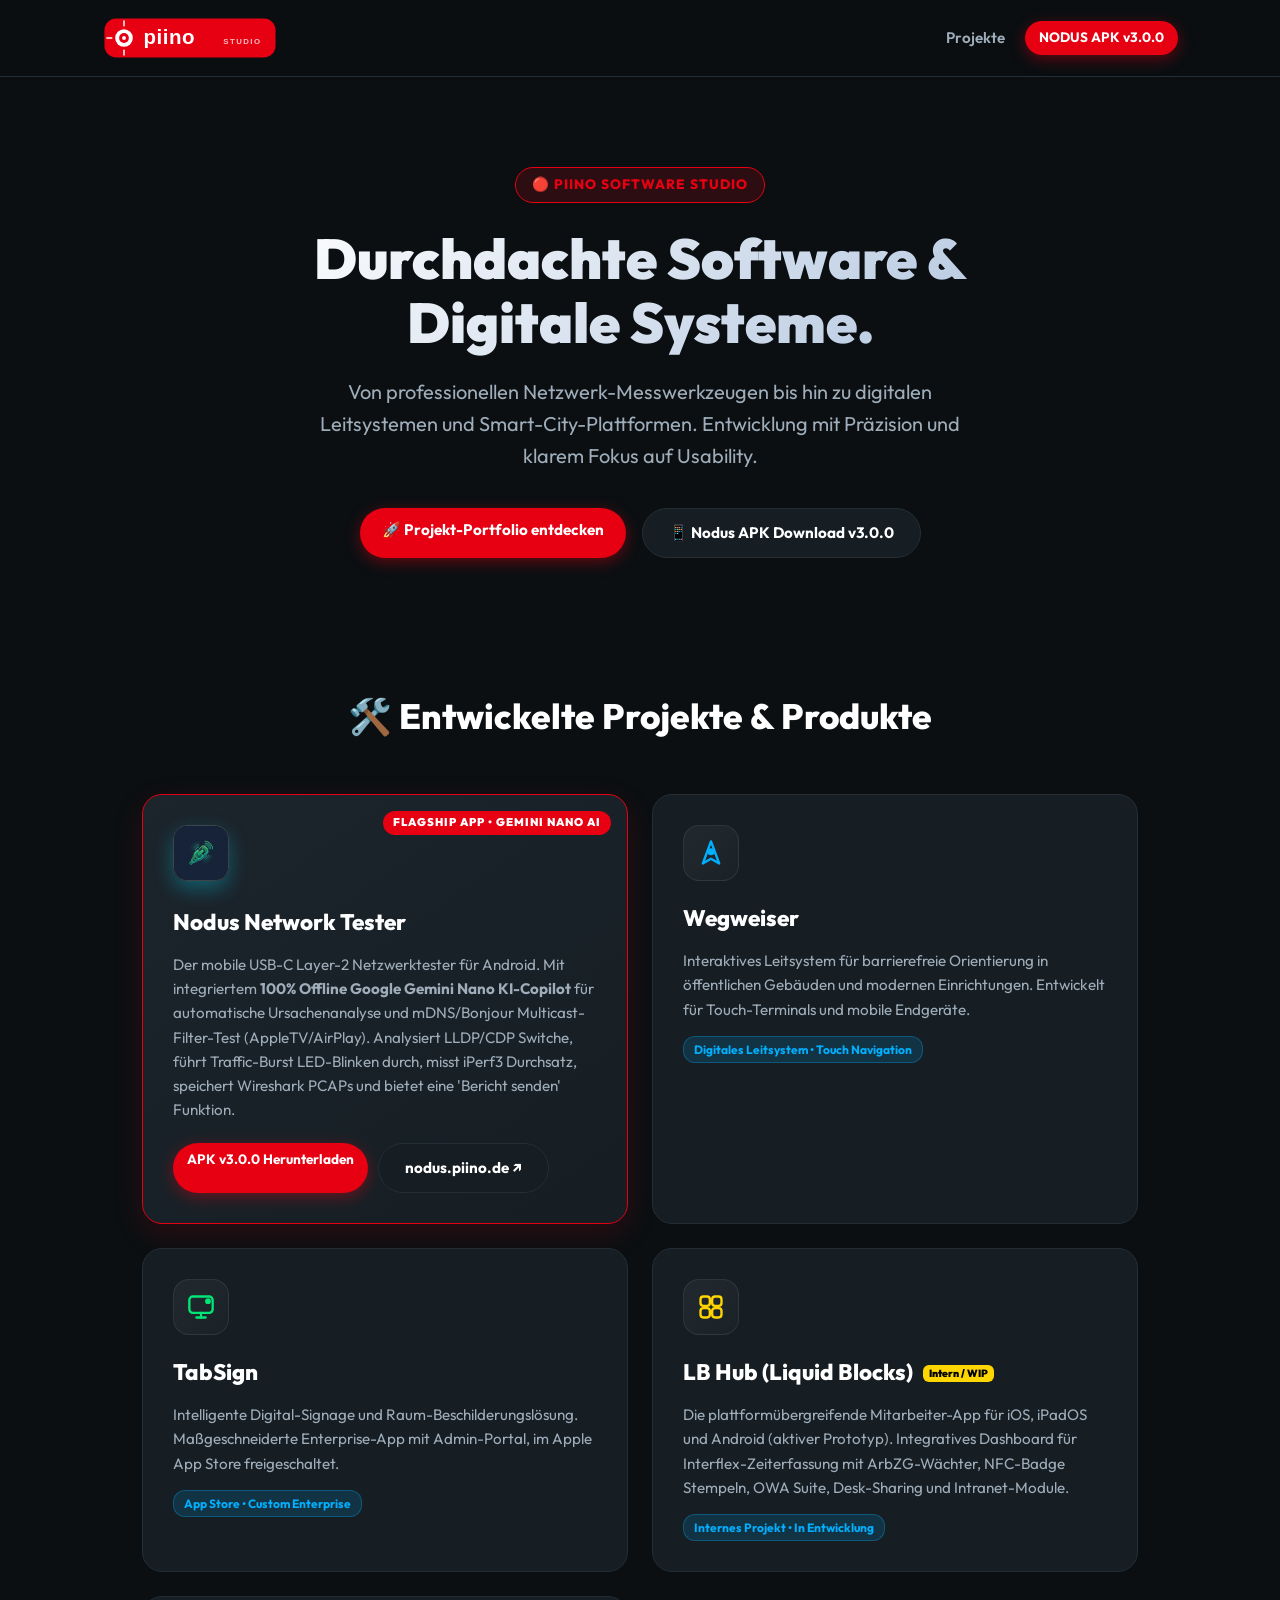
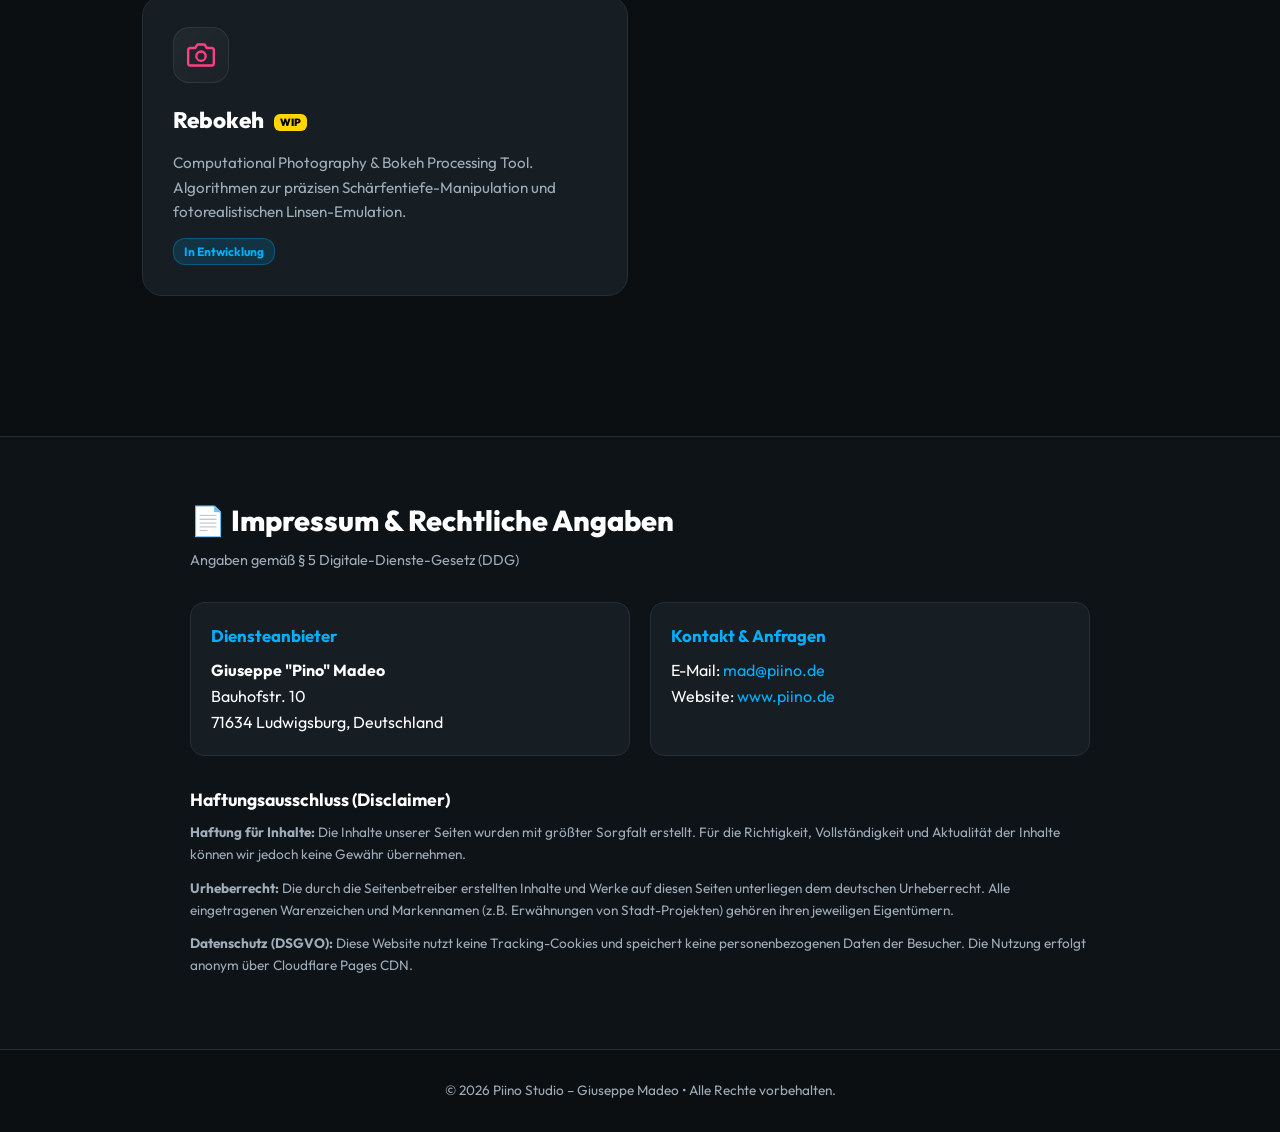
<file: index.html>
<!DOCTYPE html>
<html lang="de">
<head>
  <meta charset="UTF-8">
  <meta name="viewport" content="width=device-width, initial-scale=1.0">
  <title>Piino Studio - Software & Digitale Lösungen</title>
  <meta name="description" content="Piino Studio entwickelt innovative Softwarelösungen: Nodus Netzwerktester, Wegweiser, TabSign und digitale Plattformen.">
  <link rel="preconnect" href="https://fonts.googleapis.com">
  <link rel="preconnect" href="https://fonts.gstatic.com" crossorigin>
  <link href="https://fonts.googleapis.com/css2?family=Outfit:wght@400;600;800;900&display=swap" rel="stylesheet">
  <link rel="icon" type="image/png" href="nodus-app-icon.png">
  <link rel="apple-touch-icon" href="nodus-app-icon.png">
  <link rel="stylesheet" href="styles.css">
</head>
<body>

  <!-- Navbar -->
  <nav class="navbar">
    <a href="#" class="nav-brand">
      <img src="piino-logo-legal.svg" alt="Piino Studio Logo" class="nav-logo-svg">
    </a>    <div class="nav-links">
      <a href="#projekte" class="nav-link">Projekte</a>
      <a href="downloads/Nodus_v3.0.0_PRO.apk" download class="btn-primary btn-sm">NODUS APK v3.0.0</a>
    </div>
  </nav>

  <!-- Hero Section -->
  <section class="hero">
    <div class="badge-nintendo">🔴 PIINO SOFTWARE STUDIO</div>
    <h1>Durchdachte Software & Digitale Systeme.</h1>
    <p>Von professionellen Netzwerk-Messwerkzeugen bis hin zu digitalen Leitsystemen und Smart-City-Plattformen. Entwicklung mit Präzision und klarem Fokus auf Usability.</p>
    
    <div class="hero-actions">
      <a href="#projekte" class="btn-primary">🚀 Projekt-Portfolio entdecken</a>
      <a href="downloads/Nodus_v3.0.0_PRO.apk" download class="btn-secondary">📱 Nodus APK Download v3.0.0</a>
    </div>
  </section>

  <!-- Projects Showcase Section -->
  <section id="projekte" class="features">
    <h2 class="section-title">🛠️ Entwickelte Projekte & Produkte</h2>
    
    <div class="grid">
      <!-- Nodus (Flagship) -->
      <div class="card card-featured">
        <div class="card-badge">FLAGSHIP APP &bull; GEMINI NANO AI</div>
        <div style="margin-bottom: 16px;">
          <img src="nodus-app-icon.png" alt="Nodus App Icon" style="width: 56px; height: 56px; border-radius: 14px; box-shadow: 0 8px 20px rgba(0, 225, 255, 0.3); border: 1px solid rgba(255, 255, 255, 0.15);">
        </div>
        <h3>Nodus Network Tester</h3>
        <p>Der mobile USB-C Layer-2 Netzwerktester für Android. Mit integriertem <strong>100% Offline Google Gemini Nano KI-Copilot</strong> für automatische Ursachenanalyse und mDNS/Bonjour Multicast-Filter-Test (AppleTV/AirPlay). Analysiert LLDP/CDP Switche, führt Traffic-Burst LED-Blinken durch, misst iPerf3 Durchsatz, speichert Wireshark PCAPs und bietet eine 'Bericht senden' Funktion.</p>
        <div class="card-actions">
          <a href="downloads/Nodus_v3.0.0_PRO.apk" download class="btn-primary btn-sm">APK v3.0.0 Herunterladen</a>
          <a href="https://nodus.piino.de" target="_blank" class="btn-secondary btn-sm">nodus.piino.de ↗</a>
        </div>

      </div>

      <!-- Wegweiser -->
      <div class="card">
        <div class="card-icon-svg">
          <svg xmlns="http://www.w3.org/2000/svg" viewBox="0 0 24 24" fill="none" stroke="#00B0FF" stroke-width="2" stroke-linecap="round" stroke-linejoin="round">
            <polygon points="12 2 19 21 12 17 5 21 12 2"/>
            <circle cx="12" cy="11" r="2" fill="#00B0FF"/>
          </svg>
        </div>
        <h3>Wegweiser</h3>
        <p>Interaktives Leitsystem für barrierefreie Orientierung in öffentlichen Gebäuden und modernen Einrichtungen. Entwickelt für Touch-Terminals und mobile Endgeräte.</p>
        <div class="card-tag">Digitales Leitsystem &bull; Touch Navigation</div>
      </div>

      <!-- TabSign -->
      <div class="card">
        <div class="card-icon-svg">
          <svg xmlns="http://www.w3.org/2000/svg" viewBox="0 0 24 24" fill="none" stroke="#00E676" stroke-width="2" stroke-linecap="round" stroke-linejoin="round">
            <rect x="2" y="3" width="20" height="14" rx="3"/>
            <line x1="8" y1="21" x2="16" y2="21"/>
            <line x1="12" y1="17" x2="12" y2="21"/>
            <circle cx="18" cy="7" r="1.5" fill="#00E676"/>
          </svg>
        </div>
        <h3>TabSign</h3>
        <p>Intelligente Digital-Signage und Raum-Beschilderungslösung. Maßgeschneiderte Enterprise-App mit Admin-Portal, im Apple App Store freigeschaltet.</p>
        <div class="card-tag">App Store &bull; Custom Enterprise</div>
      </div>

      <!-- LB Hub (Liquid Blocks) -->
      <div class="card">
        <div class="card-icon-svg">
          <svg xmlns="http://www.w3.org/2000/svg" viewBox="0 0 24 24" fill="none" stroke="#FFD600" stroke-width="2" stroke-linecap="round" stroke-linejoin="round">
            <rect x="3" y="3" width="8" height="8" rx="2.5"/>
            <rect x="13" y="3" width="8" height="8" rx="2.5"/>
            <rect x="3" y="13" width="8" height="8" rx="2.5"/>
            <rect x="13" y="13" width="8" height="8" rx="2.5"/>
          </svg>
        </div>
        <h3>LB Hub (Liquid Blocks) <span class="wip-badge">Intern / WIP</span></h3>
        <p>Die plattformübergreifende Mitarbeiter-App für iOS, iPadOS und Android (aktiver Prototyp). Integratives Dashboard für Interflex-Zeiterfassung mit ArbZG-Wächter, NFC-Badge Stempeln, OWA Suite, Desk-Sharing und Intranet-Module.</p>
        <div class="card-tag">Internes Projekt &bull; In Entwicklung</div>
      </div>


      <!-- Rebokeh (WIP) -->
      <div class="card">
        <div class="card-icon-svg">
          <svg xmlns="http://www.w3.org/2000/svg" viewBox="0 0 24 24" fill="none" stroke="#FF4081" stroke-width="2" stroke-linecap="round" stroke-linejoin="round">
            <path d="M23 19a2 2 0 0 1-2 2H3a2 2 0 0 1-2-2V8a2 2 0 0 1 2-2h4l2-3h6l2 3h4a2 2 0 0 1 2 2z"/>
            <circle cx="12" cy="13" r="4"/>
          </svg>
        </div>
        <h3>Rebokeh <span class="wip-badge">WIP</span></h3>
        <p>Computational Photography & Bokeh Processing Tool. Algorithmen zur präzisen Schärfentiefe-Manipulation und fotorealistischen Linsen-Emulation.</p>
        <div class="card-tag">In Entwicklung</div>
      </div>
    </div>
  </section>

  <!-- Legal Impressum & Privacy Section -->
  <section id="impressum" class="impressum-section">
    <div class="impressum-container">
      <h2>📄 Impressum & Rechtliche Angaben</h2>
      <p class="impressum-subtitle">Angaben gemäß § 5 Digitale-Dienste-Gesetz (DDG)</p>

      <div class="impressum-grid">
        <div class="impressum-block">
          <h4>Diensteanbieter</h4>
          <p><strong>Giuseppe "Pino" Madeo</strong><br>
          Bauhofstr. 10<br>
          71634 Ludwigsburg, Deutschland</p>
        </div>

        <div class="impressum-block">
          <h4>Kontakt & Anfragen</h4>
          <p>E-Mail: <a href="mailto:mad@piino.de">mad@piino.de</a><br>
          Website: <a href="https://www.piino.de">www.piino.de</a></p>
        </div>
      </div>

      <div class="impressum-legal-text">
        <h4>Haftungsausschluss (Disclaimer)</h4>
        <p><strong>Haftung für Inhalte:</strong> Die Inhalte unserer Seiten wurden mit größter Sorgfalt erstellt. Für die Richtigkeit, Vollständigkeit und Aktualität der Inhalte können wir jedoch keine Gewähr übernehmen.</p>
        <p><strong>Urheberrecht:</strong> Die durch die Seitenbetreiber erstellten Inhalte und Werke auf diesen Seiten unterliegen dem deutschen Urheberrecht. Alle eingetragenen Warenzeichen und Markennamen (z.B. Erwähnungen von Stadt-Projekten) gehören ihren jeweiligen Eigentümern.</p>
        <p><strong>Datenschutz (DSGVO):</strong> Diese Website nutzt keine Tracking-Cookies und speichert keine personenbezogenen Daten der Besucher. Die Nutzung erfolgt anonym über Cloudflare Pages CDN.</p>
      </div>
    </div>
  </section>

  <!-- Footer -->
  <footer>
    <p>&copy; 2026 Piino Studio – Giuseppe Madeo &bull; Alle Rechte vorbehalten.</p>
  </footer>

  <script>
    // Subdomain routing: If entered via nodus.piino.de, load dedicated Nodus Landing Page nodus.html
    if (window.location.hostname.startsWith('nodus.')) {
      window.location.replace('nodus.html');
    }
  </script>
</body>
</html>
</file>
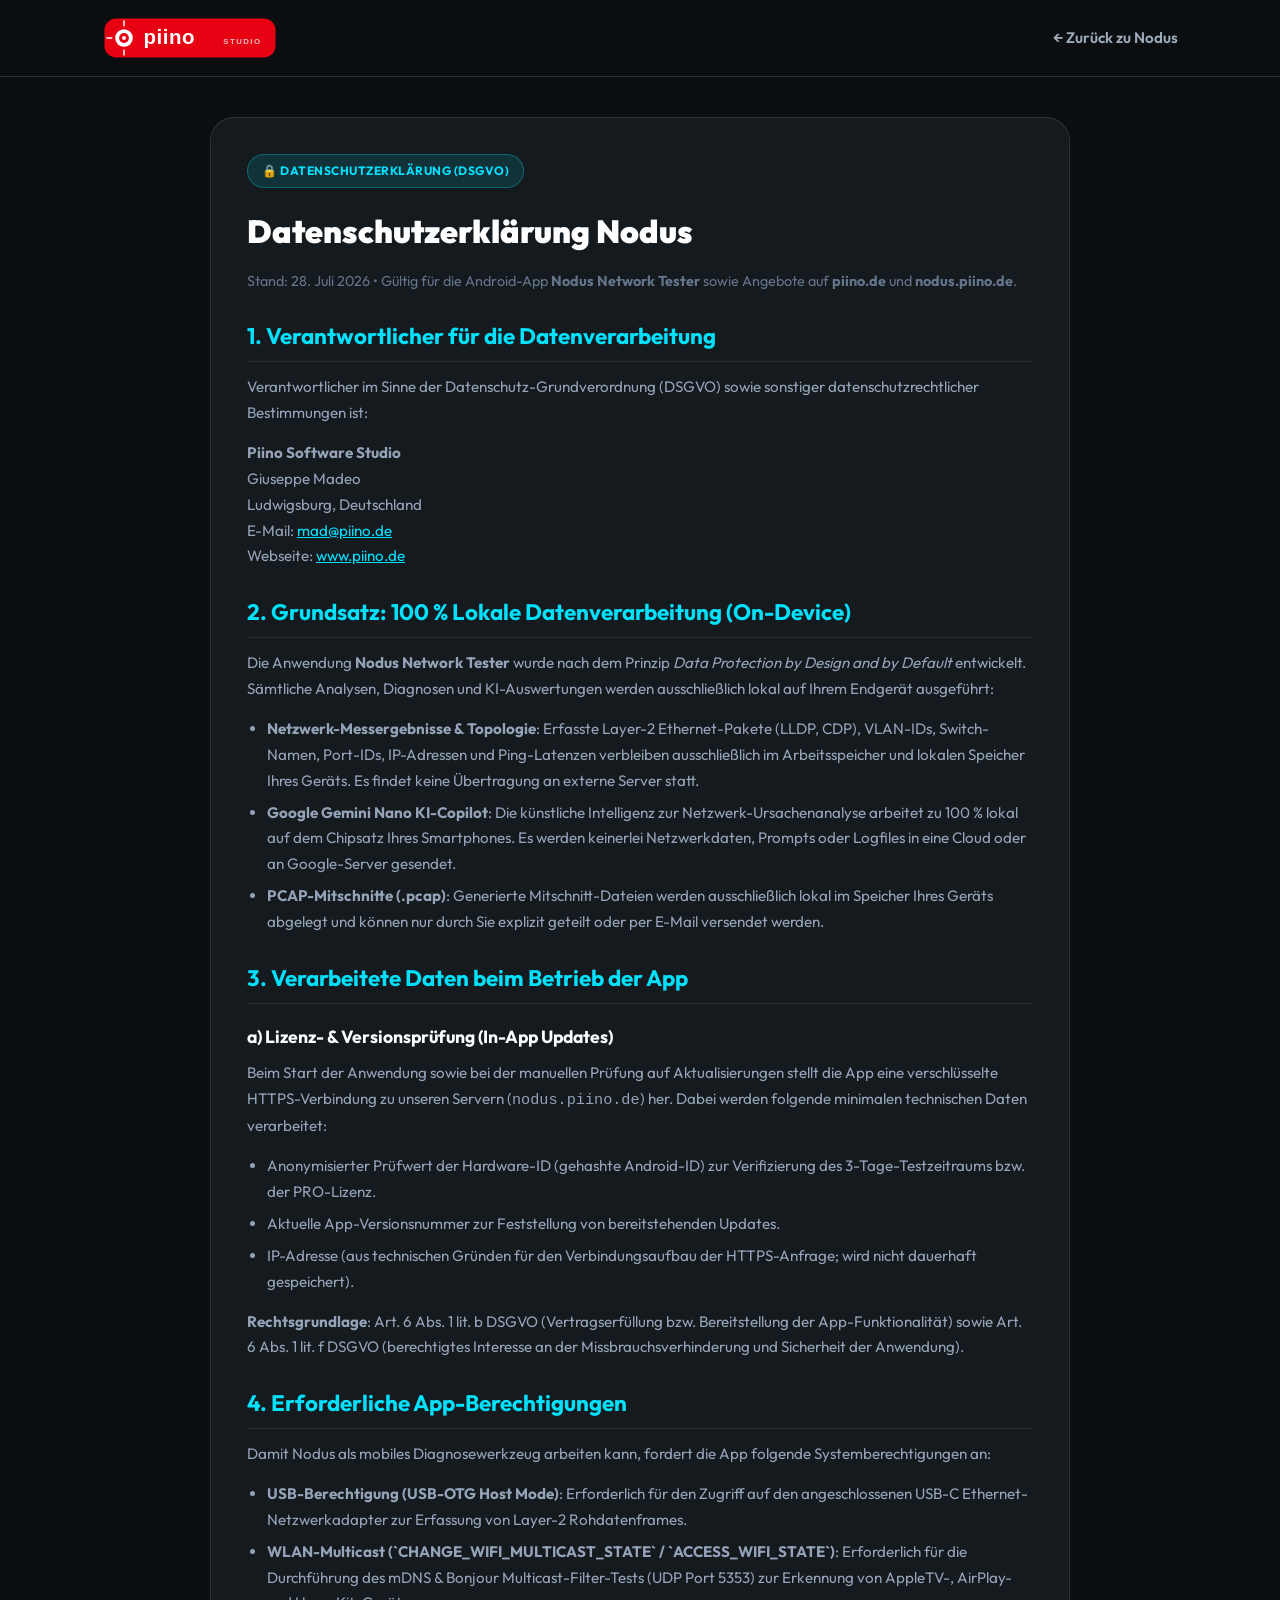
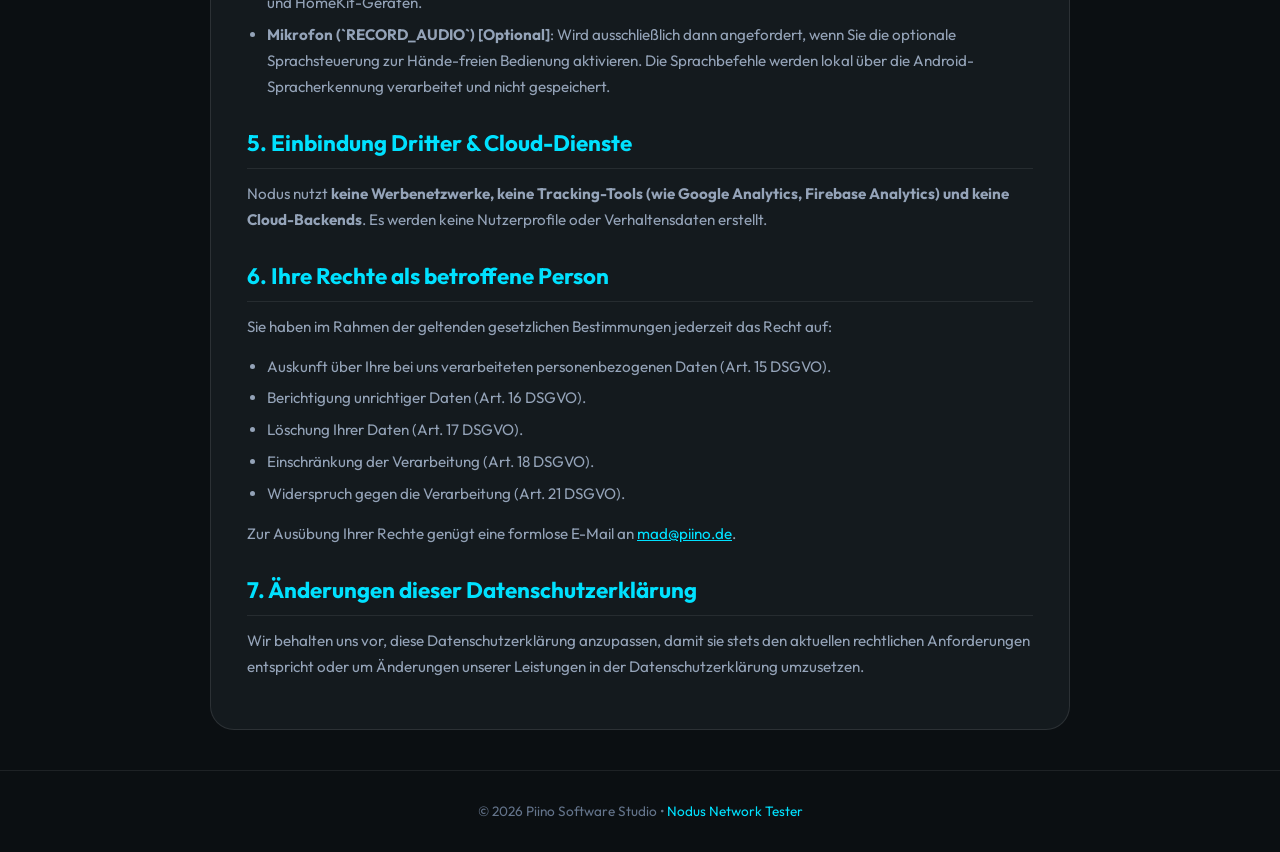
<file: datenschutz.html>
<!DOCTYPE html>
<html lang="de">
<head>
  <meta charset="UTF-8">
  <meta name="viewport" content="width=device-width, initial-scale=1.0">
  <title>Datenschutzerklärung &ndash; Nodus Network Tester &bull; Piino Studio</title>
  <meta name="description" content="Datenschutzerklärung für die Android-App Nodus Network Tester von Piino Studio (Giuseppe Madeo). Information gemäß DSGVO.">
  <link rel="preconnect" href="https://fonts.googleapis.com">
  <link rel="preconnect" href="https://fonts.gstatic.com" crossorigin>
  <link href="https://fonts.googleapis.com/css2?family=Outfit:wght@400;600;800;900&display=swap" rel="stylesheet">
  <link rel="stylesheet" href="styles.css">
  <style>
    .legal-container {
      max-width: 900px;
      margin: 40px auto;
      padding: 0 20px;
      line-height: 1.7;
    }
    .legal-card {
      background: #141A1E;
      border: 1px solid rgba(255, 255, 255, 0.1);
      border-radius: 24px;
      padding: 36px;
      margin-bottom: 30px;
    }
    .legal-card h2 {
      color: #00E1FF;
      font-size: 1.4rem;
      margin-top: 24px;
      margin-bottom: 12px;
      border-bottom: 1px solid rgba(255, 255, 255, 0.08);
      padding-bottom: 6px;
    }
    .legal-card h3 {
      color: #FFFFFF;
      font-size: 1.1rem;
      margin-top: 18px;
      margin-bottom: 8px;
    }
    .legal-card p, .legal-card ul {
      color: #94A3B8;
      font-size: 0.95rem;
      margin-bottom: 14px;
    }
    .legal-card ul {
      padding-left: 20px;
    }
    .legal-card li {
      margin-bottom: 6px;
    }
    .badge-privacy {
      display: inline-flex;
      align-items: center;
      gap: 6px;
      background: rgba(0, 225, 255, 0.12);
      color: #00E1FF;
      border: 1px solid rgba(0, 225, 255, 0.3);
      padding: 6px 14px;
      border-radius: 999px;
      font-size: 12px;
      font-weight: 700;
      letter-spacing: 0.5px;
      text-transform: uppercase;
      margin-bottom: 16px;
    }
  </style>
</head>
<body>

  <!-- Navbar -->
  <nav class="navbar">
    <a href="https://nodus.piino.de" class="nav-brand">
      <img src="piino-logo-legal.svg" alt="Piino Studio Logo" class="nav-logo-svg">
    </a>
    <div class="nav-links">
      <a href="https://nodus.piino.de" class="nav-link">&larr; Zurück zu Nodus</a>
    </div>
  </nav>

  <div class="legal-container">
    <div class="legal-card">
      <div class="badge-privacy">🔒 DATENSCHUTZERKLÄRUNG (DSGVO)</div>
      <h1 style="color: #FFFFFF; font-size: 2rem; font-weight: 900; margin-bottom: 10px;">Datenschutzerklärung Nodus</h1>
      <p style="color: #64748B; font-size: 0.9rem;">Stand: 28. Juli 2026 &bull; Gültig für die Android-App <strong>Nodus Network Tester</strong> sowie Angebote auf <strong>piino.de</strong> und <strong>nodus.piino.de</strong>.</p>

      <h2>1. Verantwortlicher für die Datenverarbeitung</h2>
      <p>Verantwortlicher im Sinne der Datenschutz-Grundverordnung (DSGVO) sowie sonstiger datenschutzrechtlicher Bestimmungen ist:</p>
      <p>
        <strong>Piino Software Studio</strong><br>
        Giuseppe Madeo<br>
        Ludwigsburg, Deutschland<br>
        E-Mail: <a href="mailto:mad@piino.de" style="color: #00E1FF;">mad@piino.de</a><br>
        Webseite: <a href="https://www.piino.de" target="_blank" style="color: #00E1FF;">www.piino.de</a>
      </p>

      <h2>2. Grundsatz: 100 % Lokale Datenverarbeitung (On-Device)</h2>
      <p>Die Anwendung <strong>Nodus Network Tester</strong> wurde nach dem Prinzip <em>Data Protection by Design and by Default</em> entwickelt. Sämtliche Analysen, Diagnosen und KI-Auswertungen werden ausschließlich lokal auf Ihrem Endgerät ausgeführt:</p>
      <ul>
        <li><strong>Netzwerk-Messergebnisse & Topologie</strong>: Erfasste Layer-2 Ethernet-Pakete (LLDP, CDP), VLAN-IDs, Switch-Namen, Port-IDs, IP-Adressen und Ping-Latenzen verbleiben ausschließlich im Arbeitsspeicher und lokalen Speicher Ihres Geräts. Es findet keine Übertragung an externe Server statt.</li>
        <li><strong>Google Gemini Nano KI-Copilot</strong>: Die künstliche Intelligenz zur Netzwerk-Ursachenanalyse arbeitet zu 100 % lokal auf dem Chipsatz Ihres Smartphones. Es werden keinerlei Netzwerkdaten, Prompts oder Logfiles in eine Cloud oder an Google-Server gesendet.</li>
        <li><strong>PCAP-Mitschnitte (.pcap)</strong>: Generierte Mitschnitt-Dateien werden ausschließlich lokal im Speicher Ihres Geräts abgelegt und können nur durch Sie explizit geteilt oder per E-Mail versendet werden.</li>
      </ul>

      <h2>3. Verarbeitete Daten beim Betrieb der App</h2>
      
      <h3>a) Lizenz- & Versionsprüfung (In-App Updates)</h3>
      <p>Beim Start der Anwendung sowie bei der manuellen Prüfung auf Aktualisierungen stellt die App eine verschlüsselte HTTPS-Verbindung zu unseren Servern (<code>nodus.piino.de</code>) her. Dabei werden folgende minimalen technischen Daten verarbeitet:</p>
      <ul>
        <li>Anonymisierter Prüfwert der Hardware-ID (gehashte Android-ID) zur Verifizierung des 3-Tage-Testzeitraums bzw. der PRO-Lizenz.</li>
        <li>Aktuelle App-Versionsnummer zur Feststellung von bereitstehenden Updates.</li>
        <li>IP-Adresse (aus technischen Gründen für den Verbindungsaufbau der HTTPS-Anfrage; wird nicht dauerhaft gespeichert).</li>
      </ul>
      <p><strong>Rechtsgrundlage</strong>: Art. 6 Abs. 1 lit. b DSGVO (Vertragserfüllung bzw. Bereitstellung der App-Funktionalität) sowie Art. 6 Abs. 1 lit. f DSGVO (berechtigtes Interesse an der Missbrauchsverhinderung und Sicherheit der Anwendung).</p>

      <h2>4. Erforderliche App-Berechtigungen</h2>
      <p>Damit Nodus als mobiles Diagnosewerkzeug arbeiten kann, fordert die App folgende Systemberechtigungen an:</p>
      <ul>
        <li><strong>USB-Berechtigung (USB-OTG Host Mode)</strong>: Erforderlich für den Zugriff auf den angeschlossenen USB-C Ethernet-Netzwerkadapter zur Erfassung von Layer-2 Rohdatenframes.</li>
        <li><strong>WLAN-Multicast (`CHANGE_WIFI_MULTICAST_STATE` / `ACCESS_WIFI_STATE`)</strong>: Erforderlich für die Durchführung des mDNS & Bonjour Multicast-Filter-Tests (UDP Port 5353) zur Erkennung von AppleTV-, AirPlay- und HomeKit-Geräten.</li>
        <li><strong>Mikrofon (`RECORD_AUDIO`) [Optional]</strong>: Wird ausschließlich dann angefordert, wenn Sie die optionale Sprachsteuerung zur Hände-freien Bedienung aktivieren. Die Sprachbefehle werden lokal über die Android-Spracherkennung verarbeitet und nicht gespeichert.</li>
      </ul>

      <h2>5. Einbindung Dritter & Cloud-Dienste</h2>
      <p>Nodus nutzt <strong>keine Werbenetzwerke, keine Tracking-Tools (wie Google Analytics, Firebase Analytics) und keine Cloud-Backends</strong>. Es werden keine Nutzerprofile oder Verhaltensdaten erstellt.</p>

      <h2>6. Ihre Rechte als betroffene Person</h2>
      <p>Sie haben im Rahmen der geltenden gesetzlichen Bestimmungen jederzeit das Recht auf:</p>
      <ul>
        <li>Auskunft über Ihre bei uns verarbeiteten personenbezogenen Daten (Art. 15 DSGVO).</li>
        <li>Berichtigung unrichtiger Daten (Art. 16 DSGVO).</li>
        <li>Löschung Ihrer Daten (Art. 17 DSGVO).</li>
        <li>Einschränkung der Verarbeitung (Art. 18 DSGVO).</li>
        <li>Widerspruch gegen die Verarbeitung (Art. 21 DSGVO).</li>
      </ul>
      <p>Zur Ausübung Ihrer Rechte genügt eine formlose E-Mail an <a href="mailto:mad@piino.de" style="color: #00E1FF;">mad@piino.de</a>.</p>

      <h2>7. Änderungen dieser Datenschutzerklärung</h2>
      <p>Wir behalten uns vor, diese Datenschutzerklärung anzupassen, damit sie stets den aktuellen rechtlichen Anforderungen entspricht oder um Änderungen unserer Leistungen in der Datenschutzerklärung umzusetzen.</p>
    </div>
  </div>

  <!-- Footer -->
  <footer style="text-align: center; padding: 30px; color: #64748B; font-size: 0.85rem; border-top: 1px solid rgba(255, 255, 255, 0.08);">
    &copy; 2026 Piino Software Studio &bull; <a href="https://nodus.piino.de" style="color: #00E1FF; text-decoration: none;">Nodus Network Tester</a>
  </footer>

</body>
</html>
</file>
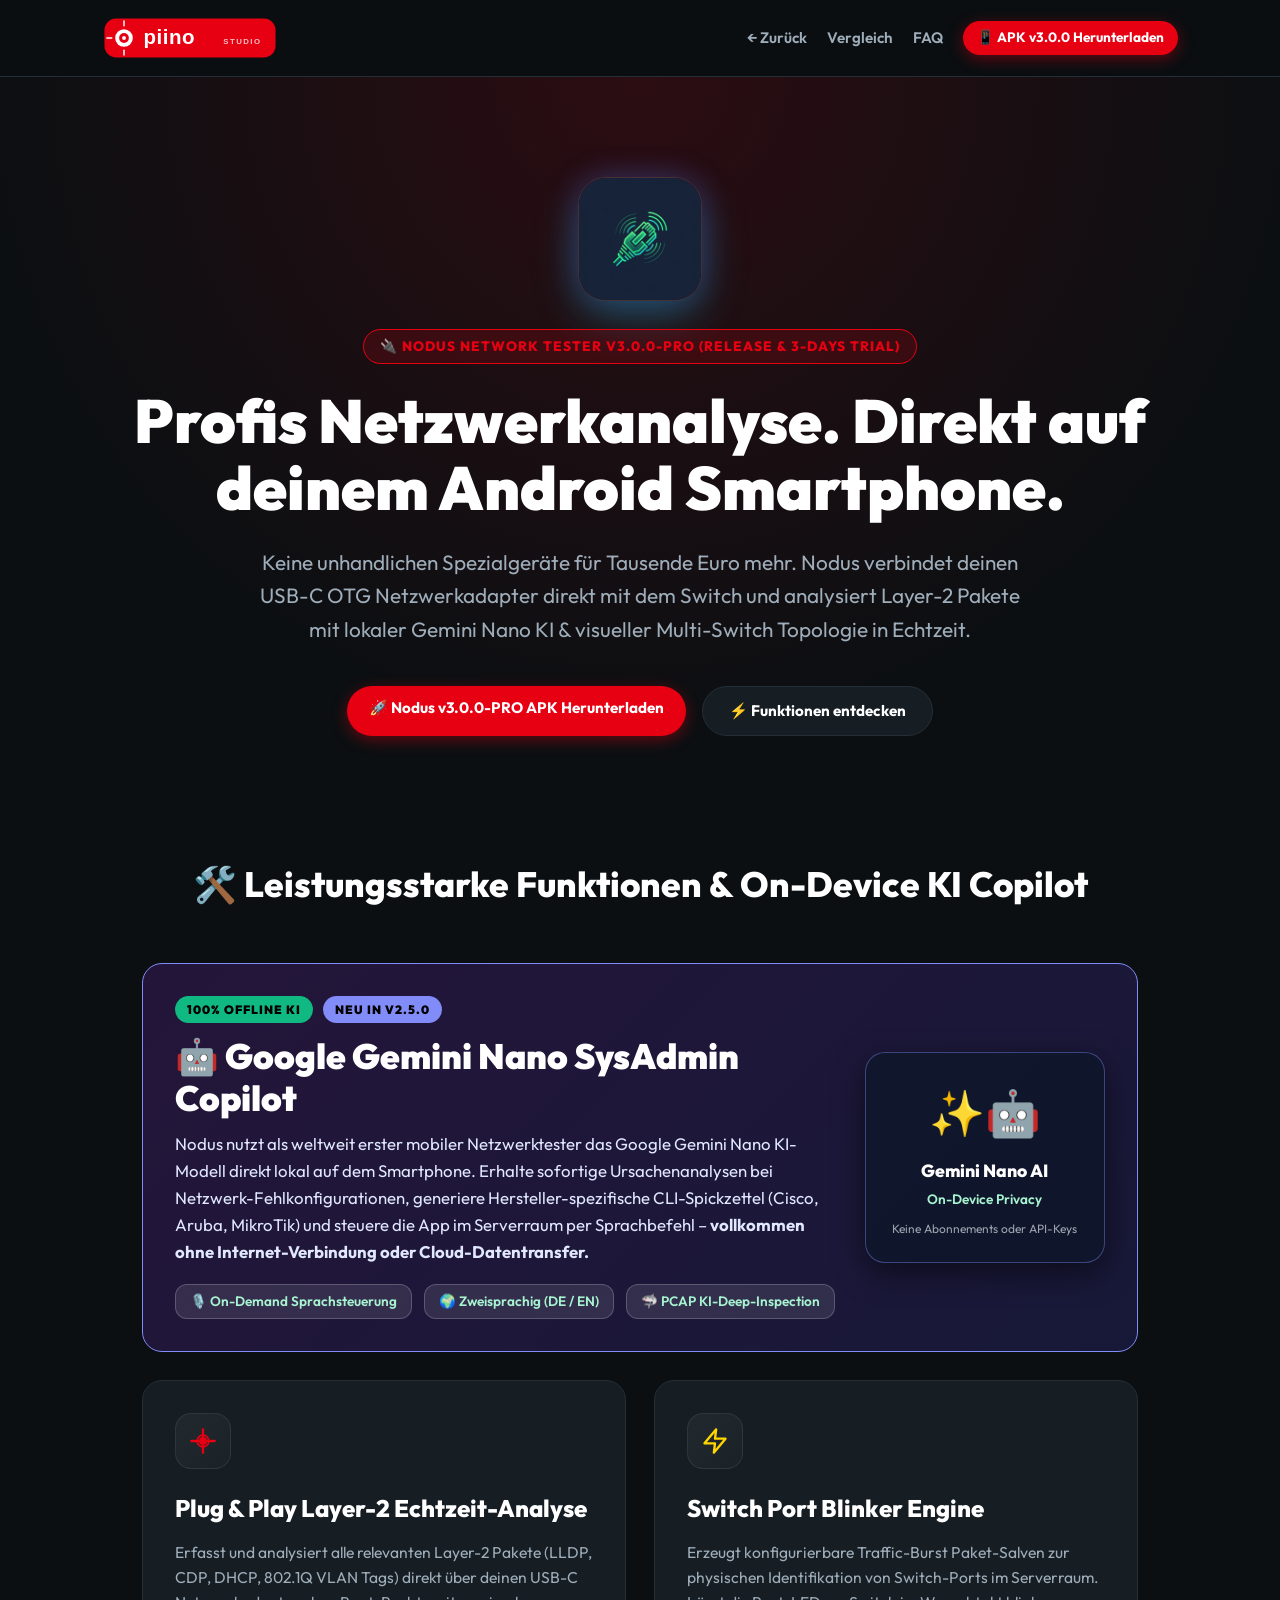
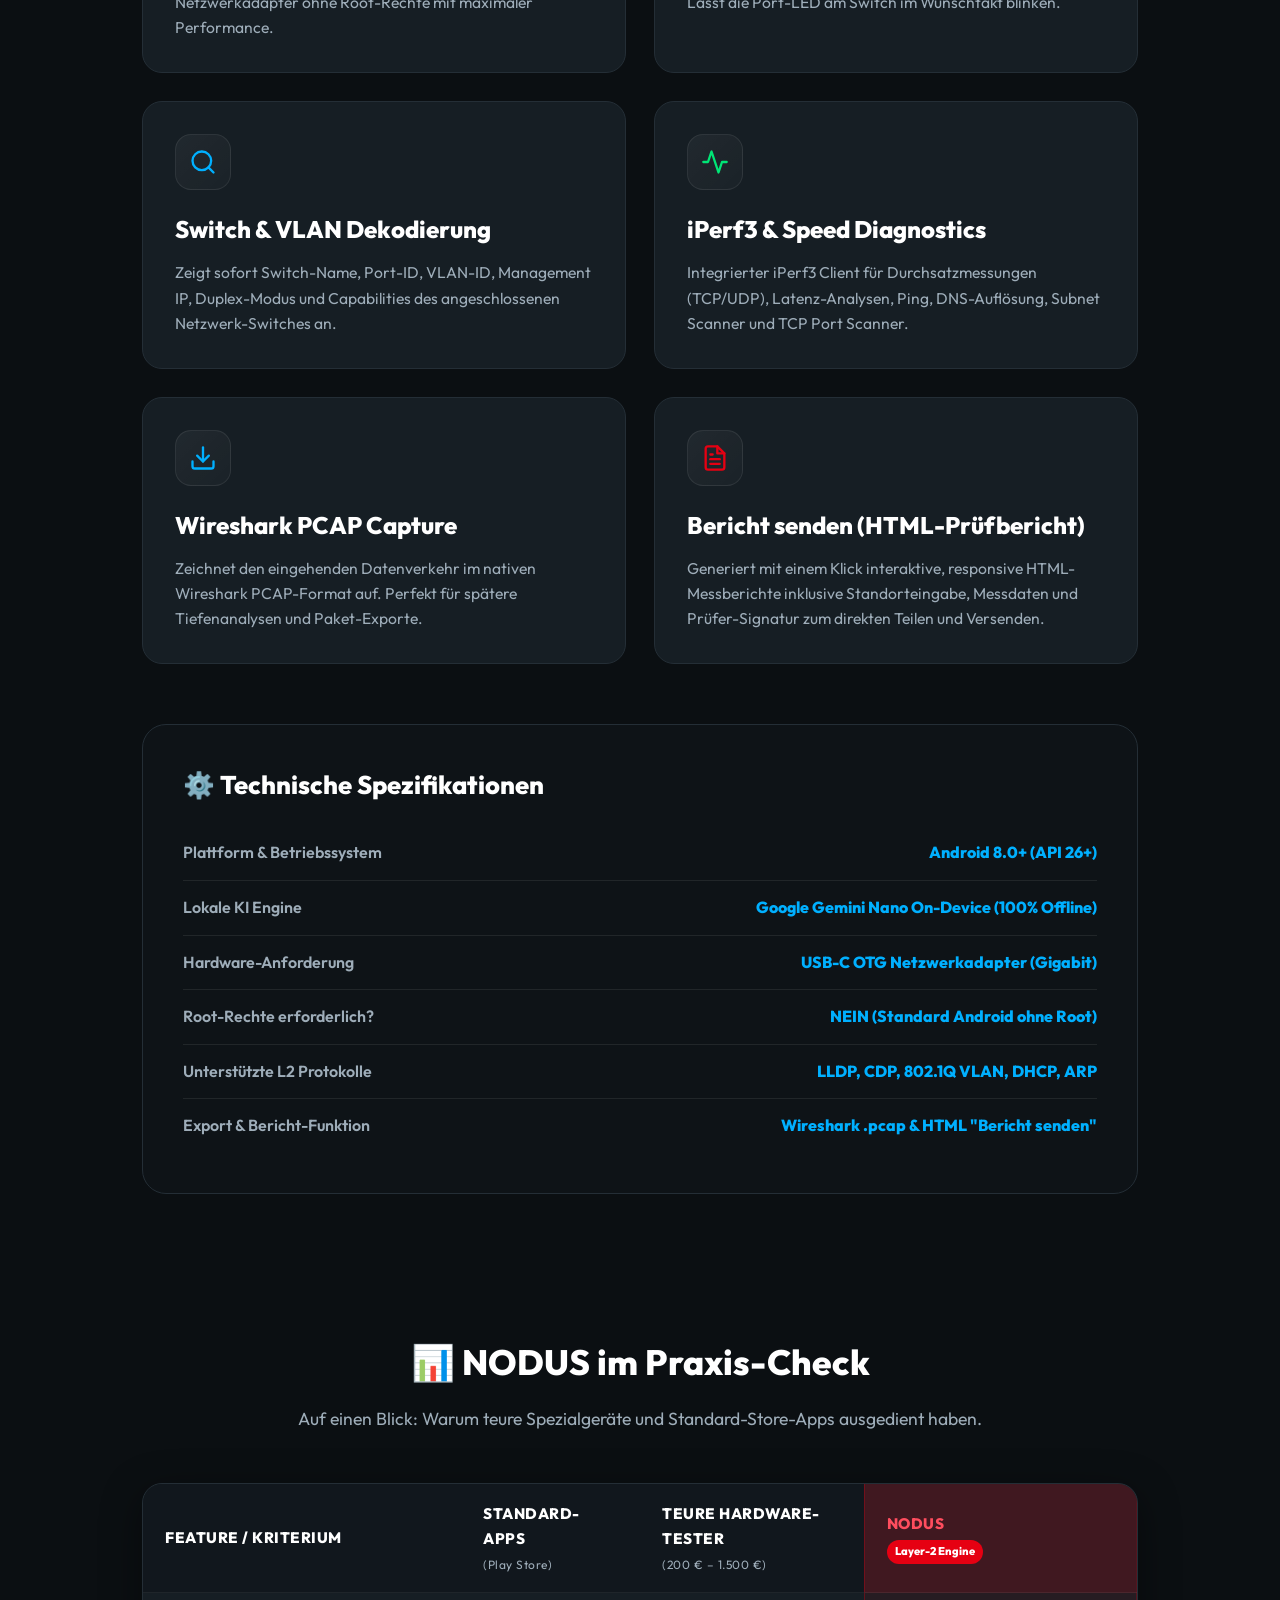
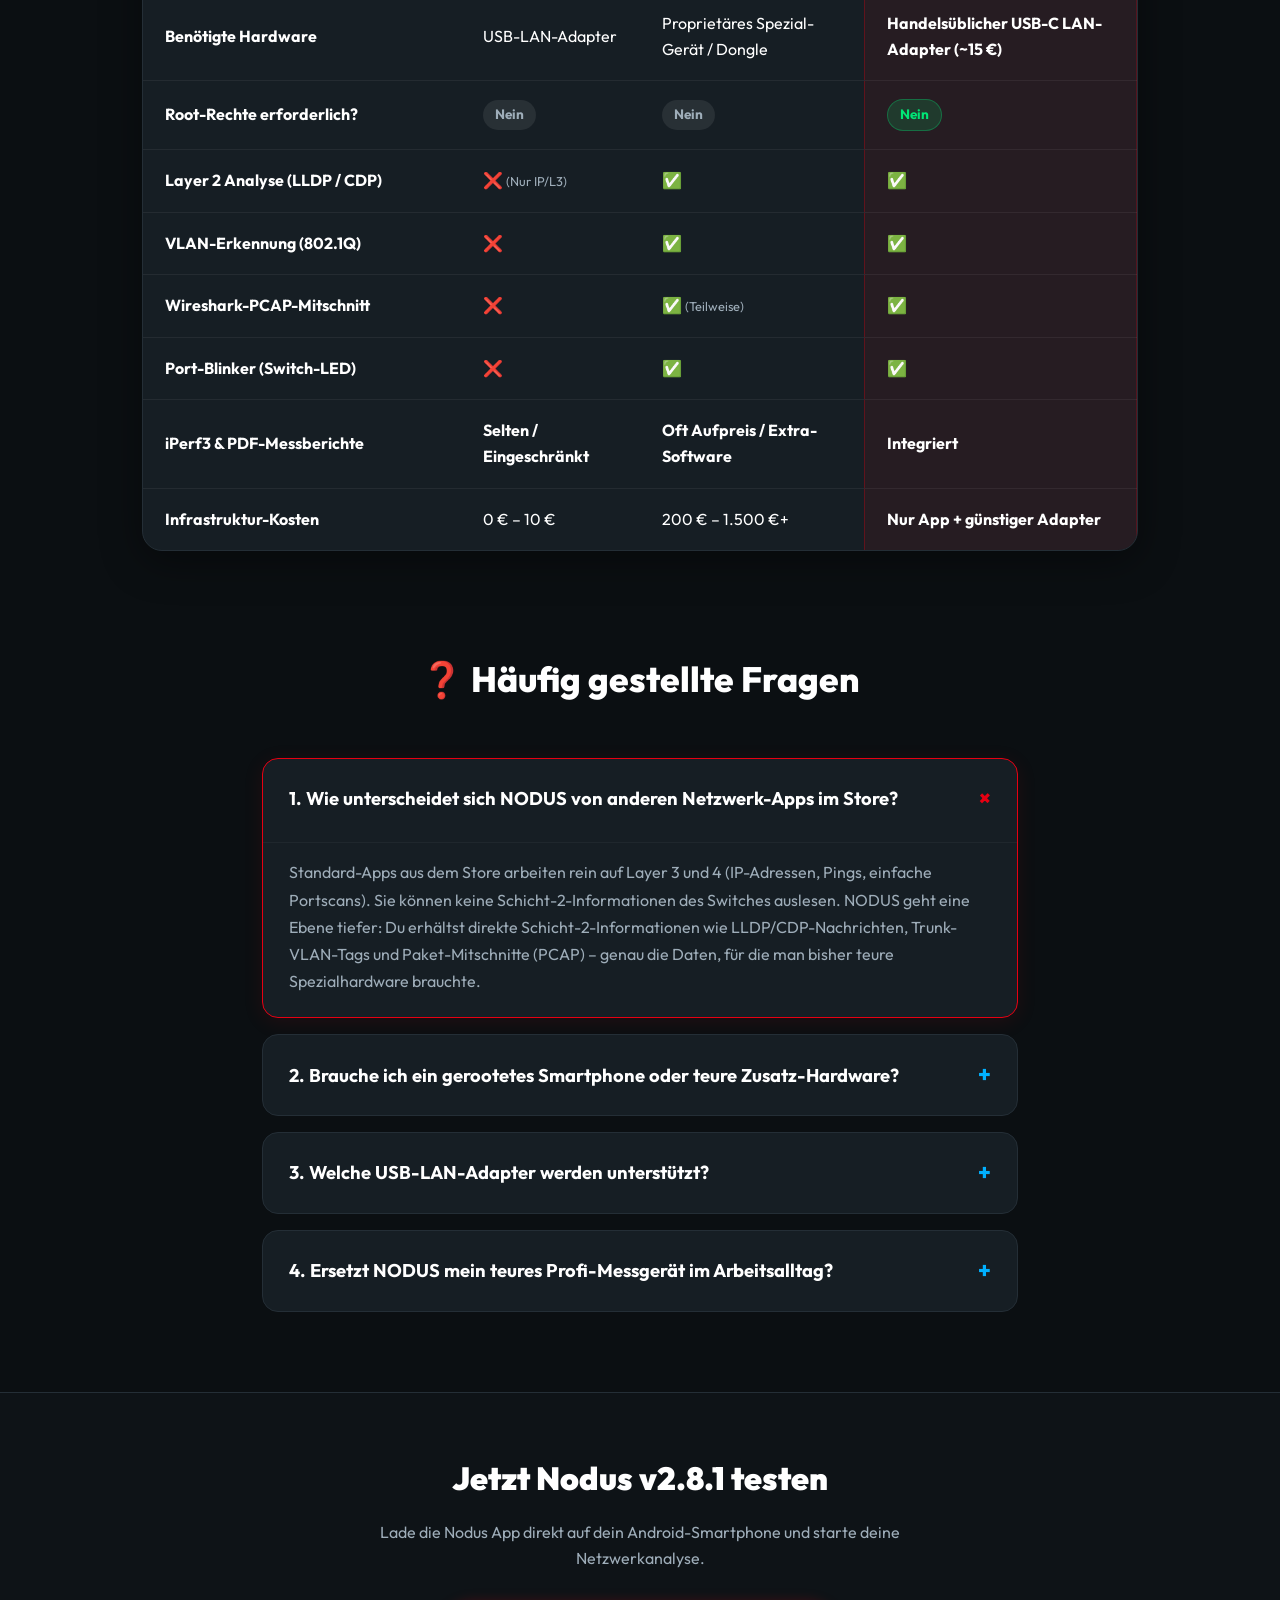
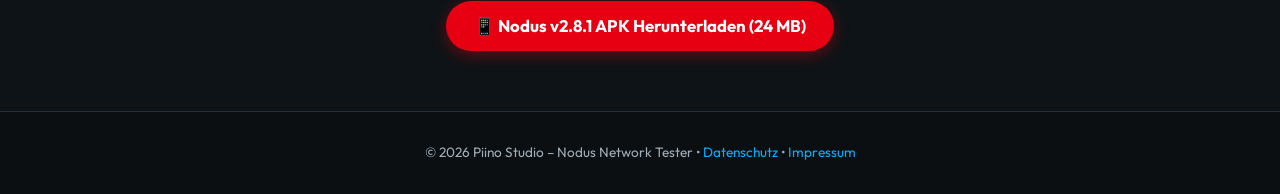
<file: nodus.html>
<!DOCTYPE html>
<html lang="de">
<head>
  <meta charset="UTF-8">
  <meta name="viewport" content="width=device-width, initial-scale=1.0">
  <title>Nodus Network Tester - Der mobile USB-C Layer-2 Netzwerktester für Android</title>
  <meta name="description" content="Nodus verwandelt dein Android-Smartphone in einen professionellen Layer-2 Netzwerktester. LLDP/CDP Switch-Analyse, Port-Blinker, iPerf3 und PCAP Export ohne Root.">
  <link rel="preconnect" href="https://fonts.googleapis.com">
  <link rel="preconnect" href="https://fonts.gstatic.com" crossorigin>
  <link href="https://fonts.googleapis.com/css2?family=Outfit:wght@400;600;800;900&display=swap" rel="stylesheet">
  <link rel="icon" type="image/png" href="nodus-app-icon.png">
  <link rel="apple-touch-icon" href="nodus-app-icon.png">
  <link rel="stylesheet" href="styles.css">
  <style>
    .nodus-hero {
      padding: 100px 8% 60px;
      text-align: center;
      background: radial-gradient(circle at top center, rgba(230, 0, 18, 0.15) 0%, rgba(11, 15, 18, 0) 70%);
    }
    .nodus-hero h1 {
      font-size: 3.8rem;
      font-weight: 900;
      line-height: 1.1;
      margin-bottom: 24px;
    }
    .nodus-hero p {
      font-size: 1.3rem;
      color: var(--text-gray);
      max-width: 760px;
      margin: 0 auto 40px;
    }
    .feature-detail-grid {
      display: grid;
      grid-template-columns: repeat(auto-fit, minmax(340px, 1fr));
      gap: 28px;
      margin-top: 40px;
    }
    .detail-card {
      background: var(--card-bg);
      border: 1px solid var(--card-border);
      border-radius: 20px;
      padding: 32px;
      transition: all 0.2s ease;
    }
    .detail-card:hover {
      border-color: var(--piino-red);
      transform: translateY(-4px);
    }
    .detail-icon {
      font-size: 3rem;
      margin-bottom: 20px;
    }
    .detail-card h3 {
      font-size: 1.5rem;
      font-weight: 800;
      margin-bottom: 12px;
      color: var(--text-white);
    }
    .detail-card p {
      color: var(--text-gray);
      font-size: 0.98rem;
      line-height: 1.6;
    }
    .tech-specs {
      background: #0E1317;
      border: 1px solid var(--card-border);
      border-radius: 24px;
      padding: 40px;
      margin-top: 60px;
    }
    .spec-item {
      display: flex;
      justify-content: space-between;
      padding: 14px 0;
      border-bottom: 1px solid rgba(255, 255, 255, 0.08);
    }
    .spec-item:last-child {
      border-bottom: none;
    }
    .spec-name {
      color: var(--text-gray);
      font-weight: 600;
    }
    .spec-value {
      color: var(--accent-cyan);
      font-weight: 800;
    }
  </style>
</head>
<body>

  <!-- Navbar -->
  <nav class="navbar">
    <a href="https://www.piino.de" class="nav-brand">
      <img src="piino-logo-legal.svg" alt="Piino Studio Logo" class="nav-logo-svg">
    </a>
    <div class="nav-links">
      <a href="https://www.piino.de" class="nav-link">← Zurück</a>
      <a href="#vergleich" class="nav-link">Vergleich</a>
      <a href="#faq" class="nav-link">FAQ</a>
      <a href="downloads/Nodus_v3.0.0_PRO.apk" download class="btn-primary btn-sm">📱 APK v3.0.0 Herunterladen</a>
    </div>
  </nav>

  <!-- Nodus Hero -->
  <section class="nodus-hero">
    <div style="margin-bottom: 20px;">
      <img src="nodus-app-icon.png" alt="Nodus App Icon" style="width: 124px; height: 124px; border-radius: 28px; box-shadow: 0 16px 45px rgba(0, 225, 255, 0.28), 0 0 30px rgba(124, 77, 255, 0.25); border: 1px solid rgba(255, 255, 255, 0.15); transition: transform 0.3s ease;" onmouseover="this.style.transform='scale(1.06)'" onmouseout="this.style.transform='scale(1)'">
    </div>
    <div class="badge-nintendo">🔌 NODUS NETWORK TESTER v3.0.0-PRO (RELEASE &amp; 3-DAYS TRIAL)</div>
    <h1>Profis Netzwerkanalyse. Direkt auf deinem Android Smartphone.</h1>
    <p>Keine unhandlichen Spezialgeräte für Tausende Euro mehr. Nodus verbindet deinen USB-C OTG Netzwerkadapter direkt mit dem Switch und analysiert Layer-2 Pakete mit lokaler Gemini Nano KI &amp; visueller Multi-Switch Topologie in Echtzeit.</p>
    
    <div class="hero-actions">
      <a href="downloads/Nodus_v3.0.0_PRO.apk" download class="btn-primary">🚀 Nodus v3.0.0-PRO APK Herunterladen</a>
      <a href="#features" class="btn-secondary">⚡ Funktionen entdecken</a>
    </div>


  </section>

  <!-- Deep Feature Breakdown -->
  <section id="features" class="features">
    <h2 class="section-title">🛠️ Leistungsstarke Funktionen &amp; On-Device KI Copilot</h2>
    
    <div class="feature-detail-grid">
      <!-- HIGHLIGHT FEATURE: Gemini Nano On-Device KI Copilot -->
      <div class="detail-card gemini-nano-card" style="grid-column: 1 / -1; background: linear-gradient(135deg, rgba(147, 51, 234, 0.18), rgba(79, 70, 229, 0.18)); border: 1.5px solid #818CF8; position: relative; overflow: hidden;">
        <div style="display: flex; align-items: center; justify-content: space-between; flex-wrap: wrap; gap: 20px;">
          <div style="flex: 1; min-width: 300px;">
            <div style="display: flex; align-items: center; gap: 10px; margin-bottom: 12px;">
              <span style="background: #10B981; color: #000; font-weight: 900; padding: 4px 12px; border-radius: 99px; font-size: 0.75rem; text-transform: uppercase; letter-spacing: 1px;">100% OFFLINE KI</span>
              <span style="background: #818CF8; color: #000; font-weight: 900; padding: 4px 12px; border-radius: 99px; font-size: 0.75rem; text-transform: uppercase; letter-spacing: 1px;">NEU IN v2.5.0</span>
            </div>
            <h3 style="font-size: 2.2rem; font-weight: 900; margin-bottom: 12px; color: #FFF; line-height: 1.2;">🤖 Google Gemini Nano SysAdmin Copilot</h3>
            <p style="color: #E0E7FF; font-size: 1.05rem; line-height: 1.6;">
              Nodus nutzt als weltweit erster mobiler Netzwerktester das Google Gemini Nano KI-Modell direkt lokal auf dem Smartphone. Erhalte sofortige Ursachenanalysen bei Netzwerk-Fehlkonfigurationen, generiere Hersteller-spezifische CLI-Spickzettel (Cisco, Aruba, MikroTik) und steuere die App im Serverraum per Sprachbefehl – <strong>vollkommen ohne Internet-Verbindung oder Cloud-Datentransfer.</strong>
            </p>
            <div style="display: flex; flex-wrap: wrap; gap: 12px; margin-top: 18px;">
              <span style="background: rgba(255,255,255,0.1); border: 1px solid rgba(255,255,255,0.2); padding: 6px 14px; border-radius: 12px; font-size: 0.85rem; color: #A7F3D0; font-weight: 600;">🎙️ On-Demand Sprachsteuerung</span>
              <span style="background: rgba(255,255,255,0.1); border: 1px solid rgba(255,255,255,0.2); padding: 6px 14px; border-radius: 12px; font-size: 0.85rem; color: #A7F3D0; font-weight: 600;">🌍 Zweisprachig (DE / EN)</span>
              <span style="background: rgba(255,255,255,0.1); border: 1px solid rgba(255,255,255,0.2); padding: 6px 14px; border-radius: 12px; font-size: 0.85rem; color: #A7F3D0; font-weight: 600;">🦈 PCAP KI-Deep-Inspection</span>
            </div>
          </div>
          <div style="background: rgba(15, 23, 42, 0.85); border: 1px solid rgba(129, 140, 248, 0.4); border-radius: 20px; padding: 24px; text-align: center; min-width: 240px; box-shadow: 0 10px 30px rgba(0,0,0,0.5);">
            <div style="font-size: 2.8rem; margin-bottom: 8px;">✨🤖</div>
            <div style="font-size: 1.1rem; font-weight: 800; color: #FFF;">Gemini Nano AI</div>
            <div style="font-size: 0.85rem; color: #A7F3D0; margin-top: 4px; font-weight: 600;">On-Device Privacy</div>
            <div style="font-size: 0.75rem; color: #9CA3AF; margin-top: 8px;">Keine Abonnements oder API-Keys</div>
          </div>
        </div>
      </div>

      <!-- Feature 1: Layer-2 Engine -->
      <div class="detail-card">
        <div class="card-icon-svg">
          <svg xmlns="http://www.w3.org/2000/svg" viewBox="0 0 24 24" fill="none" stroke="#E60012" stroke-width="2" stroke-linecap="round" stroke-linejoin="round">
            <path d="M12 2v6m0 8v6M2 12h6m8 0h6"/>
            <circle cx="12" cy="12" r="5" stroke="#E60012" stroke-width="1.5" fill="none"/>
            <circle cx="12" cy="12" r="2.5" fill="#E60012"/>
          </svg>
        </div>
        <h3>Plug &amp; Play Layer-2 Echtzeit-Analyse</h3>
        <p>Erfasst und analysiert alle relevanten Layer-2 Pakete (LLDP, CDP, DHCP, 802.1Q VLAN Tags) direkt über deinen USB-C Netzwerkadapter ohne Root-Rechte mit maximaler Performance.</p>
      </div>

      <!-- Feature 2: Port Blinker -->
      <div class="detail-card">
        <div class="card-icon-svg">
          <svg xmlns="http://www.w3.org/2000/svg" viewBox="0 0 24 24" fill="none" stroke="#FFD600" stroke-width="2" stroke-linecap="round" stroke-linejoin="round">
            <path d="M13 2L3 14h9l-1 8 10-12h-9l1-8z"/>
          </svg>
        </div>
        <h3>Switch Port Blinker Engine</h3>
        <p>Erzeugt konfigurierbare Traffic-Burst Paket-Salven zur physischen Identifikation von Switch-Ports im Serverraum. Lässt die Port-LED am Switch im Wunschtakt blinken.</p>
      </div>

      <!-- Feature 3: LLDP / CDP Discovery -->
      <div class="detail-card">
        <div class="card-icon-svg">
          <svg xmlns="http://www.w3.org/2000/svg" viewBox="0 0 24 24" fill="none" stroke="#00B0FF" stroke-width="2" stroke-linecap="round" stroke-linejoin="round">
            <circle cx="11" cy="11" r="8"/>
            <line x1="21" y1="21" x2="16.65" y2="16.65"/>
          </svg>
        </div>
        <h3>Switch &amp; VLAN Dekodierung</h3>
        <p>Zeigt sofort Switch-Name, Port-ID, VLAN-ID, Management IP, Duplex-Modus und Capabilities des angeschlossenen Netzwerk-Switches an.</p>
      </div>

      <!-- Feature 4: iPerf3 & Diagnostics -->
      <div class="detail-card">
        <div class="card-icon-svg">
          <svg xmlns="http://www.w3.org/2000/svg" viewBox="0 0 24 24" fill="none" stroke="#00E676" stroke-width="2" stroke-linecap="round" stroke-linejoin="round">
            <polyline points="22 12 18 12 15 21 9 3 6 12 2 12"/>
          </svg>
        </div>
        <h3>iPerf3 &amp; Speed Diagnostics</h3>
        <p>Integrierter iPerf3 Client für Durchsatzmessungen (TCP/UDP), Latenz-Analysen, Ping, DNS-Auflösung, Subnet Scanner und TCP Port Scanner.</p>
      </div>

      <!-- Feature 5: Wireshark PCAPs -->
      <div class="detail-card">
        <div class="card-icon-svg">
          <svg xmlns="http://www.w3.org/2000/svg" viewBox="0 0 24 24" fill="none" stroke="#00B0FF" stroke-width="2" stroke-linecap="round" stroke-linejoin="round">
            <path d="M21 15v4a2 2 0 0 1-2 2H5a2 2 0 0 1-2-2v-4"/>
            <polyline points="7 10 12 15 17 10"/>
            <line x1="12" y1="15" x2="12" y2="3"/>
          </svg>
        </div>
        <h3>Wireshark PCAP Capture</h3>
        <p>Zeichnet den eingehenden Datenverkehr im nativen Wireshark PCAP-Format auf. Perfekt für spätere Tiefenanalysen und Paket-Exporte.</p>
      </div>

      <!-- Feature 6: Bericht senden (HTML-Messbericht) -->
      <div class="detail-card">
        <div class="card-icon-svg">
          <svg xmlns="http://www.w3.org/2000/svg" viewBox="0 0 24 24" fill="none" stroke="#E60012" stroke-width="2" stroke-linecap="round" stroke-linejoin="round">
            <path d="M14 2H6a2 2 0 0 0-2 2v16a2 2 0 0 0 2 2h12a2 2 0 0 0 2-2V8z"/>
            <polyline points="14 2 14 8 20 8"/>
            <line x1="16" y1="13" x2="8" y2="13"/>
            <line x1="16" y1="17" x2="8" y2="17"/>
            <polyline points="10 9 9 9 8 9"/>
          </svg>
        </div>
        <h3>Bericht senden (HTML-Prüfbericht)</h3>
        <p>Generiert mit einem Klick interaktive, responsive HTML-Messberichte inklusive Standorteingabe, Messdaten und Prüfer-Signatur zum direkten Teilen und Versenden.</p>
      </div>
    </div>

    <!-- Technical Specifications -->
    <div class="tech-specs">
      <h3 style="font-size: 1.6rem; margin-bottom: 20px; font-weight: 800;">⚙️ Technische Spezifikationen</h3>
      
      <div class="spec-item">
        <span class="spec-name">Plattform &amp; Betriebssystem</span>
        <span class="spec-value">Android 8.0+ (API 26+)</span>
      </div>
      <div class="spec-item">
        <span class="spec-name">Lokale KI Engine</span>
        <span class="spec-value">Google Gemini Nano On-Device (100% Offline)</span>
      </div>
      <div class="spec-item">
        <span class="spec-name">Hardware-Anforderung</span>
        <span class="spec-value">USB-C OTG Netzwerkadapter (Gigabit)</span>
      </div>
      <div class="spec-item">
        <span class="spec-name">Root-Rechte erforderlich?</span>
        <span class="spec-value">NEIN (Standard Android ohne Root)</span>
      </div>
      <div class="spec-item">
        <span class="spec-name">Unterstützte L2 Protokolle</span>
        <span class="spec-value">LLDP, CDP, 802.1Q VLAN, DHCP, ARP</span>
      </div>
      <div class="spec-item">
        <span class="spec-name">Export &amp; Bericht-Funktion</span>
        <span class="spec-value">Wireshark .pcap &amp; HTML "Bericht senden"</span>
      </div>
    </div>
  </section>


  <!-- Comparison Section -->
  <section id="vergleich" class="comparison-section">
    <h2 class="section-title">📊 NODUS im Praxis-Check</h2>
    <p class="section-subtitle">Auf einen Blick: Warum teure Spezialgeräte und Standard-Store-Apps ausgedient haben.</p>
    
    <div class="table-container">
      <table class="comparison-table">
        <thead>
          <tr>
            <th>Feature / Kriterium</th>
            <th>Standard-Apps<br><span class="table-subtext">(Play Store)</span></th>
            <th>Teure Hardware-Tester<br><span class="table-subtext">(200 € – 1.500 €)</span></th>
            <th class="highlight-col">NODUS<br><span class="table-badge">Layer-2 Engine</span></th>
          </tr>
        </thead>
        <tbody>
          <tr>
            <td class="feature-name">Benötigte Hardware</td>
            <td>USB-LAN-Adapter</td>
            <td>Proprietäres Spezial-Gerät / Dongle</td>
            <td class="highlight-col"><strong>Handelsüblicher USB-C LAN-Adapter (~15 €)</strong></td>
          </tr>
          <tr>
            <td class="feature-name">Root-Rechte erforderlich?</td>
            <td><span class="status-badge status-neutral">Nein</span></td>
            <td><span class="status-badge status-neutral">Nein</span></td>
            <td class="highlight-col"><span class="status-badge status-success">Nein</span></td>
          </tr>
          <tr>
            <td class="feature-name">Layer 2 Analyse (LLDP / CDP)</td>
            <td><span class="status-icon">❌ <small>(Nur IP/L3)</small></span></td>
            <td><span class="status-icon">✅</span></td>
            <td class="highlight-col"><span class="status-icon">✅</span></td>
          </tr>
          <tr>
            <td class="feature-name">VLAN-Erkennung (802.1Q)</td>
            <td><span class="status-icon">❌</span></td>
            <td><span class="status-icon">✅</span></td>
            <td class="highlight-col"><span class="status-icon">✅</span></td>
          </tr>
          <tr>
            <td class="feature-name">Wireshark-PCAP-Mitschnitt</td>
            <td><span class="status-icon">❌</span></td>
            <td><span class="status-icon">✅ <small>(Teilweise)</small></span></td>
            <td class="highlight-col"><span class="status-icon">✅</span></td>
          </tr>
          <tr>
            <td class="feature-name">Port-Blinker (Switch-LED)</td>
            <td><span class="status-icon">❌</span></td>
            <td><span class="status-icon">✅</span></td>
            <td class="highlight-col"><span class="status-icon">✅</span></td>
          </tr>
          <tr>
            <td class="feature-name">iPerf3 & PDF-Messberichte</td>
            <td><span class="status-icon">Selten / Eingeschränkt</span></td>
            <td><span class="status-icon">Oft Aufpreis / Extra-Software</span></td>
            <td class="highlight-col"><strong>Integriert</strong></td>
          </tr>
          <tr>
            <td class="feature-name">Infrastruktur-Kosten</td>
            <td>0 € – 10 €</td>
            <td>200 € – 1.500 €+</td>
            <td class="highlight-col"><strong>Nur App + günstiger Adapter</strong></td>
          </tr>
        </tbody>
      </table>
    </div>
  </section>

  <!-- FAQ Section -->
  <section id="faq" class="faq-section">
    <h2 class="section-title">❓ Häufig gestellte Fragen</h2>
    
    <div class="faq-container">
      <details class="faq-item" open>
        <summary class="faq-question">
          <span>1. Wie unterscheidet sich NODUS von anderen Netzwerk-Apps im Store?</span>
          <span class="faq-icon">+</span>
        </summary>
        <div class="faq-answer">
          <p>Standard-Apps aus dem Store arbeiten rein auf Layer 3 und 4 (IP-Adressen, Pings, einfache Portscans). Sie können keine Schicht-2-Informationen des Switches auslesen. NODUS geht eine Ebene tiefer: Du erhältst direkte Schicht-2-Informationen wie LLDP/CDP-Nachrichten, Trunk-VLAN-Tags und Paket-Mitschnitte (PCAP) – genau die Daten, für die man bisher teure Spezialhardware brauchte.</p>
        </div>
      </details>

      <details class="faq-item">
        <summary class="faq-question">
          <span>2. Brauche ich ein gerootetes Smartphone oder teure Zusatz-Hardware?</span>
          <span class="faq-icon">+</span>
        </summary>
        <div class="faq-answer">
          <p>Nein. NODUS funktioniert auf ganz normalen Android-Smartphones ohne Root-Zustand. Anstelle eines proprietären Hardware-Dongles für mehrere hundert Euro nutzt NODUS einen handelsüblichen USB-C-auf-Ethernet-Adapter.</p>
        </div>
      </details>

      <details class="faq-item">
        <summary class="faq-question">
          <span>3. Welche USB-LAN-Adapter werden unterstützt?</span>
          <span class="faq-icon">+</span>
        </summary>
        <div class="faq-answer">
          <p>NODUS funktioniert mit praktisch allen handelsüblichen USB-C-auf-Gigabit-Ethernet-Adaptern, die überall im Handel erhältlich sind. Du benötigst keine teure Spezial-Hardware – ein ganz gewöhnlicher USB-LAN-Adapter genügt.</p>
        </div>
      </details>

      <details class="faq-item">
        <summary class="faq-question">
          <span>4. Ersetzt NODUS mein teures Profi-Messgerät im Arbeitsalltag?</span>
          <span class="faq-icon">+</span>
        </summary>
        <div class="faq-answer">
          <p>Für 90 % der täglichen Aufgaben im Service, bei der Fehlersuche und der Inbetriebnahme (Welcher Switch-Port ist das? Welches VLAN liegt an? Läuft DHCP? Passt der Durchsatz via iPerf3?): Ja. Du hast dein Testwerkzeug ab sofort immer in der Hosentasche, ohne schwere Gerätekoffer oder leere Spezial-Akkus.</p>
        </div>
      </details>
    </div>
  </section>

  <!-- Download Footer CTA -->
  <section style="text-align: center; padding: 60px 5%; background: #0E1317; border-top: 1px solid var(--card-border);">
    <h2 style="font-size: 2rem; font-weight: 900; margin-bottom: 16px;">Jetzt Nodus v2.8.1 testen</h2>
    <p style="color: var(--text-gray); margin-bottom: 30px; max-width: 600px; margin-left: auto; margin-right: auto;">Lade die Nodus App direkt auf dein Android-Smartphone und starte deine Netzwerkanalyse.</p>
    <div style="max-width: 460px; margin: 0 auto; width: 100%;">
      <a href="downloads/Nodus_latest.apk" download class="btn-primary btn-cta-footer">📱 Nodus v2.8.1 APK Herunterladen (24 MB)</a>
    </div>
  </section>


  <!-- Footer -->
  <footer>
    <p>&copy; 2026 Piino Studio – Nodus Network Tester &bull; <a href="datenschutz.html" style="color: var(--accent-cyan); text-decoration: none;">Datenschutz</a> &bull; <a href="https://www.piino.de#impressum" style="color: var(--accent-cyan); text-decoration: none;">Impressum</a></p>
  </footer>

</body>
</html>
</file>
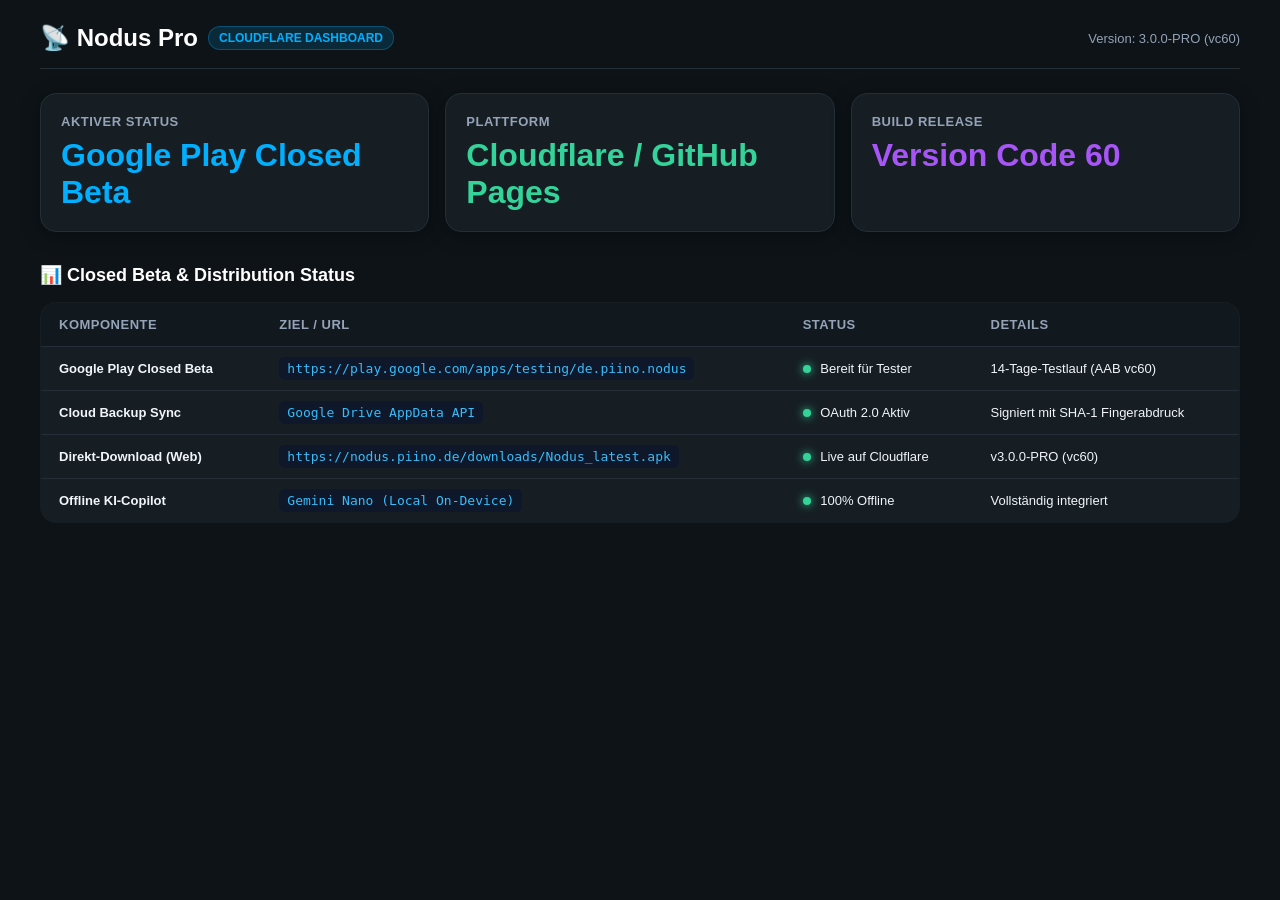
<file: stats.html>
<!DOCTYPE html>
<html lang="de">
<head>
    <meta charset="UTF-8">
    <meta name="viewport" content="width=device-width, initial-scale=1.0">
    <title>Nodus Pro • Live Tester & Dashboard Stats</title>
    <style>
        :root {
            --bg-color: #0D1317;
            --card-bg: #161E24;
            --border-color: #242E36;
            --accent-cyan: #00B0FF;
            --accent-green: #34D399;
            --text-main: #F1F5F9;
            --text-muted: #94A3B8;
        }
        body {
            background-color: var(--bg-color);
            color: var(--text-main);
            font-family: -apple-system, BlinkMacSystemFont, "Segoe UI", Roboto, sans-serif;
            margin: 0;
            padding: 24px;
        }
        .container {
            max-width: 1200px;
            margin: 0 auto;
        }
        .header {
            display: flex;
            justify-content: space-between;
            align-items: center;
            margin-bottom: 24px;
            border-bottom: 1px solid var(--border-color);
            padding-bottom: 16px;
        }
        .header h1 {
            margin: 0;
            font-size: 24px;
            color: #FFF;
            display: flex;
            align-items: center;
            gap: 10px;
        }
        .badge-pro {
            background: rgba(0, 176, 255, 0.15);
            color: var(--accent-cyan);
            padding: 4px 10px;
            border-radius: 20px;
            font-size: 12px;
            font-weight: bold;
            border: 1px solid rgba(0, 176, 255, 0.3);
        }
        .metrics-grid {
            display: grid;
            grid-template-columns: repeat(auto-fit, minmax(240px, 1fr));
            gap: 16px;
            margin-bottom: 32px;
        }
        .metric-card {
            background: var(--card-bg);
            border: 1px solid var(--border-color);
            border-radius: 16px;
            padding: 20px;
            box-shadow: 0 4px 20px rgba(0,0,0,0.3);
        }
        .metric-card .title {
            font-size: 13px;
            color: var(--text-muted);
            font-weight: 600;
            text-transform: uppercase;
            letter-spacing: 0.5px;
        }
        .metric-card .value {
            font-size: 32px;
            font-weight: bold;
            margin-top: 8px;
            color: #FFF;
        }
        .section-title {
            font-size: 18px;
            font-weight: bold;
            margin-bottom: 16px;
            color: #FFF;
            display: flex;
            align-items: center;
            gap: 8px;
        }
        table {
            width: 100%;
            border-collapse: collapse;
            background: var(--card-bg);
            border-radius: 16px;
            overflow: hidden;
            border: 1px solid var(--border-color);
            margin-bottom: 32px;
        }
        th, td {
            padding: 14px 18px;
            text-align: left;
            border-bottom: 1px solid var(--border-color);
            font-size: 13px;
        }
        th {
            background: #11181E;
            color: var(--text-muted);
            font-weight: 600;
            text-transform: uppercase;
            letter-spacing: 0.5px;
        }
        tr:hover {
            background: rgba(255,255,255,0.02);
        }
        .status-dot {
            display: inline-block;
            width: 8px;
            height: 8px;
            border-radius: 50%;
            margin-right: 6px;
        }
        .dot-green { background: #34D399; box-shadow: 0 0 8px #34D399; }
        .dot-yellow { background: #FBBF24; }
        .dot-gray { background: #64748B; }
        .code-box {
            font-family: monospace;
            background: #0F172A;
            padding: 4px 8px;
            border-radius: 6px;
            color: #38BDF8;
        }
    </style>
</head>
<body>
    <div class="container">
        <div class="header">
            <h1>📡 Nodus Pro <span class="badge-pro">CLOUDFLARE DASHBOARD</span></h1>
            <div style="color: var(--text-muted); font-size: 13px;">Version: 3.0.0-PRO (vc60)</div>
        </div>

        <div class="metrics-grid">
            <div class="metric-card">
                <div class="title">Aktiver Status</div>
                <div class="value" style="color: var(--accent-cyan);">Google Play Closed Beta</div>
            </div>
            <div class="metric-card">
                <div class="title">Plattform</div>
                <div class="value" style="color: var(--accent-green);">Cloudflare / GitHub Pages</div>
            </div>
            <div class="metric-card">
                <div class="title">Build Release</div>
                <div class="value" style="color: #A855F7;">Version Code 60</div>
            </div>
        </div>

        <div class="section-title">📊 Closed Beta & Distribution Status</div>
        <table>
            <thead>
                <tr>
                    <th>Komponente</th>
                    <th>Ziel / URL</th>
                    <th>Status</th>
                    <th>Details</th>
                </tr>
            </thead>
            <tbody>
                <tr>
                    <td><strong>Google Play Closed Beta</strong></td>
                    <td><span class="code-box">https://play.google.com/apps/testing/de.piino.nodus</span></td>
                    <td><span class="status-dot dot-green"></span> Bereit für Tester</td>
                    <td>14-Tage-Testlauf (AAB vc60)</td>
                </tr>
                <tr>
                    <td><strong>Cloud Backup Sync</strong></td>
                    <td><span class="code-box">Google Drive AppData API</span></td>
                    <td><span class="status-dot dot-green"></span> OAuth 2.0 Aktiv</td>
                    <td>Signiert mit SHA-1 Fingerabdruck</td>
                </tr>
                <tr>
                    <td><strong>Direkt-Download (Web)</strong></td>
                    <td><span class="code-box">https://nodus.piino.de/downloads/Nodus_latest.apk</span></td>
                    <td><span class="status-dot dot-green"></span> Live auf Cloudflare</td>
                    <td>v3.0.0-PRO (vc60)</td>
                </tr>
                <tr>
                    <td><strong>Offline KI-Copilot</strong></td>
                    <td><span class="code-box">Gemini Nano (Local On-Device)</span></td>
                    <td><span class="status-dot dot-green"></span> 100% Offline</td>
                    <td>Vollständig integriert</td>
                </tr>
            </tbody>
        </table>
    </div>
</body>
</html>
</file>
<file: styles.css>
:root {
  --piino-red: #E60012;
  --piino-red-hover: #CC0010;
  --bg-dark: #0B0F12;
  --card-bg: #161E24;
  --card-border: #242E36;
  --text-white: #FFFFFF;
  --text-gray: #9EADB9;
  --accent-green: #00E676;
  --accent-cyan: #00B0FF;
  --accent-yellow: #FFD600;
  --font-family: 'Outfit', -apple-system, BlinkMacSystemFont, 'Segoe UI', Roboto, sans-serif;
}

* {
  box-sizing: border-box;
  margin: 0;
  padding: 0;
}

body {
  background-color: var(--bg-dark);
  color: var(--text-white);
  font-family: var(--font-family);
  line-height: 1.6;
  overflow-x: hidden;
}

/* Header & Navbar */
.navbar {
  display: flex;
  justify-content: space-between;
  align-items: center;
  padding: 16px 8%;
  background: rgba(11, 15, 18, 0.85);
  backdrop-filter: blur(12px);
  position: sticky;
  top: 0;
  z-index: 100;
  border-bottom: 1px solid var(--card-border);
}

.nav-brand {
  display: flex;
  align-items: center;
  text-decoration: none;
}

.nav-logo-svg {
  height: 44px;
  width: auto;
  transition: transform 0.2s ease;
}

.nav-logo-svg:hover {
  transform: scale(1.03);
}

.nav-links {
  display: flex;
  align-items: center;
  gap: 20px;
}

.nav-link {
  color: var(--text-gray);
  text-decoration: none;
  font-weight: 600;
  font-size: 0.95rem;
  transition: color 0.2s ease;
}

.nav-link:hover {
  color: var(--text-white);
}

.btn-primary {
  background-color: var(--piino-red);
  color: var(--text-white);
  padding: 10px 22px;
  border-radius: 50px;
  text-decoration: none;
  font-weight: 700;
  font-size: 0.95rem;
  transition: all 0.2s ease;
  box-shadow: 0 4px 15px rgba(230, 0, 18, 0.4);
}

.btn-primary:hover {
  background-color: var(--piino-red-hover);
  transform: translateY(-2px);
  box-shadow: 0 6px 20px rgba(230, 0, 18, 0.6);
}

.btn-sm {
  padding: 6px 14px;
  font-size: 0.85rem;
}

/* Hero Section */
.hero {
  text-align: center;
  padding: 90px 8% 70px;
  max-width: 1000px;
  margin: 0 auto;
}

.badge-nintendo {
  display: inline-flex;
  align-items: center;
  gap: 8px;
  background: rgba(230, 0, 18, 0.15);
  border: 1px solid var(--piino-red);
  color: var(--piino-red);
  padding: 6px 16px;
  border-radius: 50px;
  font-size: 0.85rem;
  font-weight: 800;
  letter-spacing: 1px;
  text-transform: uppercase;
  margin-bottom: 24px;
}

.hero h1 {
  font-size: 3.5rem;
  font-weight: 900;
  line-height: 1.15;
  margin-bottom: 20px;
  background: linear-gradient(135deg, #FFFFFF 0%, #B0C4DE 100%);
  -webkit-background-clip: text;
  -webkit-text-fill-color: transparent;
}

.hero p {
  font-size: 1.25rem;
  color: var(--text-gray);
  max-width: 680px;
  margin: 0 auto 36px;
}

.hero-actions {
  display: flex;
  justify-content: center;
  gap: 16px;
  flex-wrap: wrap;
}

.btn-secondary {
  background-color: var(--card-bg);
  border: 1px solid var(--card-border);
  color: var(--text-white);
  padding: 12px 26px;
  border-radius: 50px;
  text-decoration: none;
  font-weight: 700;
  font-size: 0.95rem;
  transition: all 0.2s ease;
}

.btn-secondary:hover {
  border-color: var(--accent-cyan);
  color: var(--accent-cyan);
}

/* App Showcase Grid */
.features {
  padding: 60px 8%;
  max-width: 1200px;
  margin: 0 auto;
}

.section-title {
  text-align: center;
  font-size: 2.2rem;
  font-weight: 800;
  margin-bottom: 50px;
}

.grid {
  display: grid;
  grid-template-columns: repeat(auto-fit, minmax(320px, 1fr));
  gap: 24px;
}

.card {
  position: relative;
  background-color: var(--card-bg);
  border: 1px solid var(--card-border);
  border-radius: 20px;
  padding: 30px;
  transition: transform 0.2s ease, border-color 0.2s ease;
}

.card:hover {
  transform: translateY(-4px);
  border-color: rgba(230, 0, 18, 0.5);
}

.card-featured {
  border: 1px solid var(--piino-red);
  background: linear-gradient(145deg, #1C242C 0%, #161E24 100%);
  box-shadow: 0 10px 30px rgba(230, 0, 18, 0.15);
}

.card-badge {
  position: absolute;
  top: 16px;
  right: 16px;
  background: var(--piino-red);
  color: var(--text-white);
  font-size: 0.7rem;
  font-weight: 900;
  padding: 3px 10px;
  border-radius: 20px;
  letter-spacing: 1px;
}

.card-tag {
  display: inline-block;
  margin-top: 14px;
  background: rgba(0, 176, 255, 0.15);
  color: var(--accent-cyan);
  border: 1px solid rgba(0, 176, 255, 0.3);
  font-size: 0.75rem;
  font-weight: 700;
  padding: 3px 10px;
  border-radius: 12px;
}

.wip-badge {
  background: var(--accent-yellow);
  color: #000000;
  font-size: 0.65rem;
  font-weight: 900;
  padding: 2px 6px;
  border-radius: 6px;
  vertical-align: middle;
  margin-left: 6px;
}

.card-icon-svg {
  width: 56px;
  height: 56px;
  display: flex;
  align-items: center;
  justify-content: center;
  background: linear-gradient(135deg, rgba(255, 255, 255, 0.05) 0%, rgba(255, 255, 255, 0.02) 100%);
  border: 1px solid rgba(255, 255, 255, 0.08);
  border-radius: 16px;
  margin-bottom: 20px;
  transition: all 0.2s ease;
}

.card-icon-svg svg {
  width: 28px;
  height: 28px;
}

.card:hover .card-icon-svg {
  background: rgba(230, 0, 18, 0.12);
  border-color: rgba(230, 0, 18, 0.4);
  transform: scale(1.06);
  box-shadow: 0 4px 20px rgba(230, 0, 18, 0.25);
}

.card h3 {
  font-size: 1.4rem;
  margin-bottom: 12px;
  font-weight: 800;
}

.card p {
  color: var(--text-gray);
  font-size: 0.95rem;
}

.card-actions {
  display: flex;
  gap: 10px;
  margin-top: 20px;
}

/* Impressum & Legal Section */
.impressum-section {
  padding: 60px 8%;
  background: #0E1317;
  border-top: 1px solid var(--card-border);
  margin-top: 80px;
}

.impressum-container {
  max-width: 900px;
  margin: 0 auto;
}

.impressum-container h2 {
  font-size: 1.8rem;
  font-weight: 800;
  margin-bottom: 6px;
}

.impressum-subtitle {
  color: var(--text-gray);
  font-size: 0.9rem;
  margin-bottom: 30px;
}

.impressum-grid {
  display: grid;
  grid-template-columns: repeat(auto-fit, minmax(280px, 1fr));
  gap: 20px;
  margin-bottom: 30px;
}

.impressum-block {
  background: var(--card-bg);
  border: 1px solid var(--card-border);
  padding: 20px;
  border-radius: 14.dp;
  border-radius: 14px;
}

.impressum-block h4 {
  color: var(--accent-cyan);
  margin-bottom: 8px;
  font-size: 1.05rem;
}

.impressum-block a {
  color: var(--accent-cyan);
  text-decoration: none;
}

.impressum-legal-text h4 {
  font-size: 1.1rem;
  margin-top: 20px;
  margin-bottom: 8px;
  color: var(--text-white);
}

.impressum-legal-text p {
  color: var(--text-gray);
  font-size: 0.85rem;
  margin-bottom: 12px;
}

/* Footer */
footer {
  text-align: center;
  padding: 30px 8%;
  border-top: 1px solid var(--card-border);
  color: var(--text-gray);
  font-size: 0.85rem;
}

html, body {
  overflow-x: hidden !important;
  max-width: 100vw;
}

/* Comparison Section */
.comparison-section {
  padding: 80px 8% 40px;
  max-width: 1200px;
  margin: 0 auto;
}

.section-subtitle {
  text-align: center;
  color: var(--text-gray);
  font-size: 1.1rem;
  margin-top: -35px;
  margin-bottom: 50px;
}

.table-container {
  overflow-x: auto;
  background: var(--card-bg);
  border: 1px solid var(--card-border);
  border-radius: 20px;
  box-shadow: 0 10px 40px rgba(0, 0, 0, 0.4);
  -webkit-overflow-scrolling: touch;
}

.comparison-table {
  width: 100%;
  border-collapse: collapse;
  text-align: left;
  min-width: 700px;
}

.comparison-table th, 
.comparison-table td {
  padding: 18px 22px;
  border-bottom: 1px solid rgba(255, 255, 255, 0.06);
}

.comparison-table th {
  background: #11171D;
  font-size: 0.95rem;
  font-weight: 800;
  color: var(--text-white);
  text-transform: uppercase;
  letter-spacing: 0.5px;
}

.table-subtext {
  font-size: 0.75rem;
  color: var(--text-gray);
  font-weight: 400;
  text-transform: none;
  display: block;
  margin-top: 4px;
}

.table-badge {
  display: inline-block;
  background: var(--piino-red);
  color: var(--text-white);
  font-size: 0.7rem;
  padding: 3px 8px;
  border-radius: 12px;
  font-weight: 800;
  margin-top: 4px;
  letter-spacing: 0;
  text-transform: none;
}

.comparison-table tr:last-child td {
  border-bottom: none;
}

.feature-name {
  font-weight: 700;
  color: var(--text-white);
  width: 32%;
}

.highlight-col {
  background: rgba(230, 0, 18, 0.08);
  border-left: 1px solid rgba(230, 0, 18, 0.3);
  border-right: 1px solid rgba(230, 0, 18, 0.3);
}

.comparison-table th.highlight-col {
  background: rgba(230, 0, 18, 0.2);
  color: #FF4D5E;
}

.status-badge {
  display: inline-block;
  padding: 4px 12px;
  border-radius: 20px;
  font-size: 0.85rem;
  font-weight: 700;
}

.status-success {
  background: rgba(0, 230, 118, 0.15);
  color: var(--accent-green);
  border: 1px solid rgba(0, 230, 118, 0.3);
}

.status-neutral {
  background: rgba(255, 255, 255, 0.08);
  color: var(--text-gray);
}

.status-icon {
  font-weight: 700;
  font-size: 1rem;
}

.status-icon small {
  color: var(--text-gray);
  font-size: 0.8rem;
  font-weight: normal;
}

/* FAQ Section */
.faq-section {
  padding: 60px 8% 80px;
  max-width: 960px;
  margin: 0 auto;
}

.faq-container {
  display: flex;
  flex-direction: column;
  gap: 16px;
  margin-top: 40px;
}

.faq-item {
  background: var(--card-bg);
  border: 1px solid var(--card-border);
  border-radius: 16px;
  overflow: hidden;
  transition: border-color 0.2s ease, transform 0.2s ease;
}

.faq-item:hover {
  border-color: rgba(0, 176, 255, 0.4);
}

.faq-item[open] {
  border-color: var(--piino-red);
  box-shadow: 0 4px 20px rgba(230, 0, 18, 0.1);
}

.faq-question {
  padding: 22px 26px;
  font-size: 1.15rem;
  font-weight: 700;
  color: var(--text-white);
  cursor: pointer;
  display: flex;
  justify-content: space-between;
  align-items: center;
  list-style: none;
  user-select: none;
}

.faq-question::-webkit-details-marker {
  display: none;
}

.faq-icon {
  font-size: 1.4rem;
  font-weight: 800;
  color: var(--accent-cyan);
  transition: transform 0.3s ease;
  margin-left: 16px;
  flex-shrink: 0;
}

.faq-item[open] .faq-icon {
  transform: rotate(45deg);
  color: var(--piino-red);
}

.faq-answer {
  padding: 0 26px 22px;
  color: var(--text-gray);
  font-size: 1rem;
  line-height: 1.7;
  border-top: 1px solid rgba(255, 255, 255, 0.04);
  margin-top: 4px;
  padding-top: 16px;
}

@media (max-width: 768px) {
  .navbar {
    padding: 12px 4%;
  }
  .nav-logo-svg {
    height: 34px;
  }
  .nav-links {
    gap: 10px;
  }
  .nav-link {
    font-size: 0.85rem;
  }
  .btn-primary {
    padding: 8px 14px;
    font-size: 0.8rem;
  }
  .btn-sm {
    padding: 6px 12px;
    font-size: 0.75rem;
  }
  .hero {
    padding: 50px 5% 40px;
  }
  .hero h1 {
    font-size: 2.2rem;
  }
  .hero p {
    font-size: 1rem;
  }
  .features, .comparison-section, .faq-section {
    padding: 40px 4%;
  }
  .grid, .feature-detail-grid {
    grid-template-columns: 1fr;
    gap: 18px;
  }
  .card, .detail-card {
    padding: 22px;
  }
  .tech-specs {
    padding: 24px 16px;
  }
  .spec-item {
    flex-direction: column;
    gap: 4px;
  }
  .comparison-table th, 
  .comparison-table td {
    padding: 12px 14px;
    font-size: 0.88rem;
  }
  .faq-question {
    padding: 16px 18px;
    font-size: 1rem;
  }
  .faq-answer {
    padding: 0 18px 18px;
    padding-top: 12px;
    font-size: 0.92rem;
  }
  .hero-actions {
    flex-direction: column;
    width: 100%;
    gap: 12px;
  }
  .hero-actions .btn-primary,
  .hero-actions .btn-secondary {
    width: 100%;
    max-width: 100%;
    box-sizing: border-box;
    text-align: center;
    justify-content: center;
    padding: 12px 18px;
    font-size: 0.95rem;
  }
  .btn-cta-footer {
    width: 100%;
    padding: 12px 16px;
    font-size: 0.92rem;
  }
}

.btn-cta-footer {
  font-size: 1.05rem;
  padding: 14px 28px;
  display: inline-flex;
  align-items: center;
  justify-content: center;
  text-align: center;
  max-width: 100%;
  box-sizing: border-box;
  white-space: normal;
  line-height: 1.3;
}
</file>
